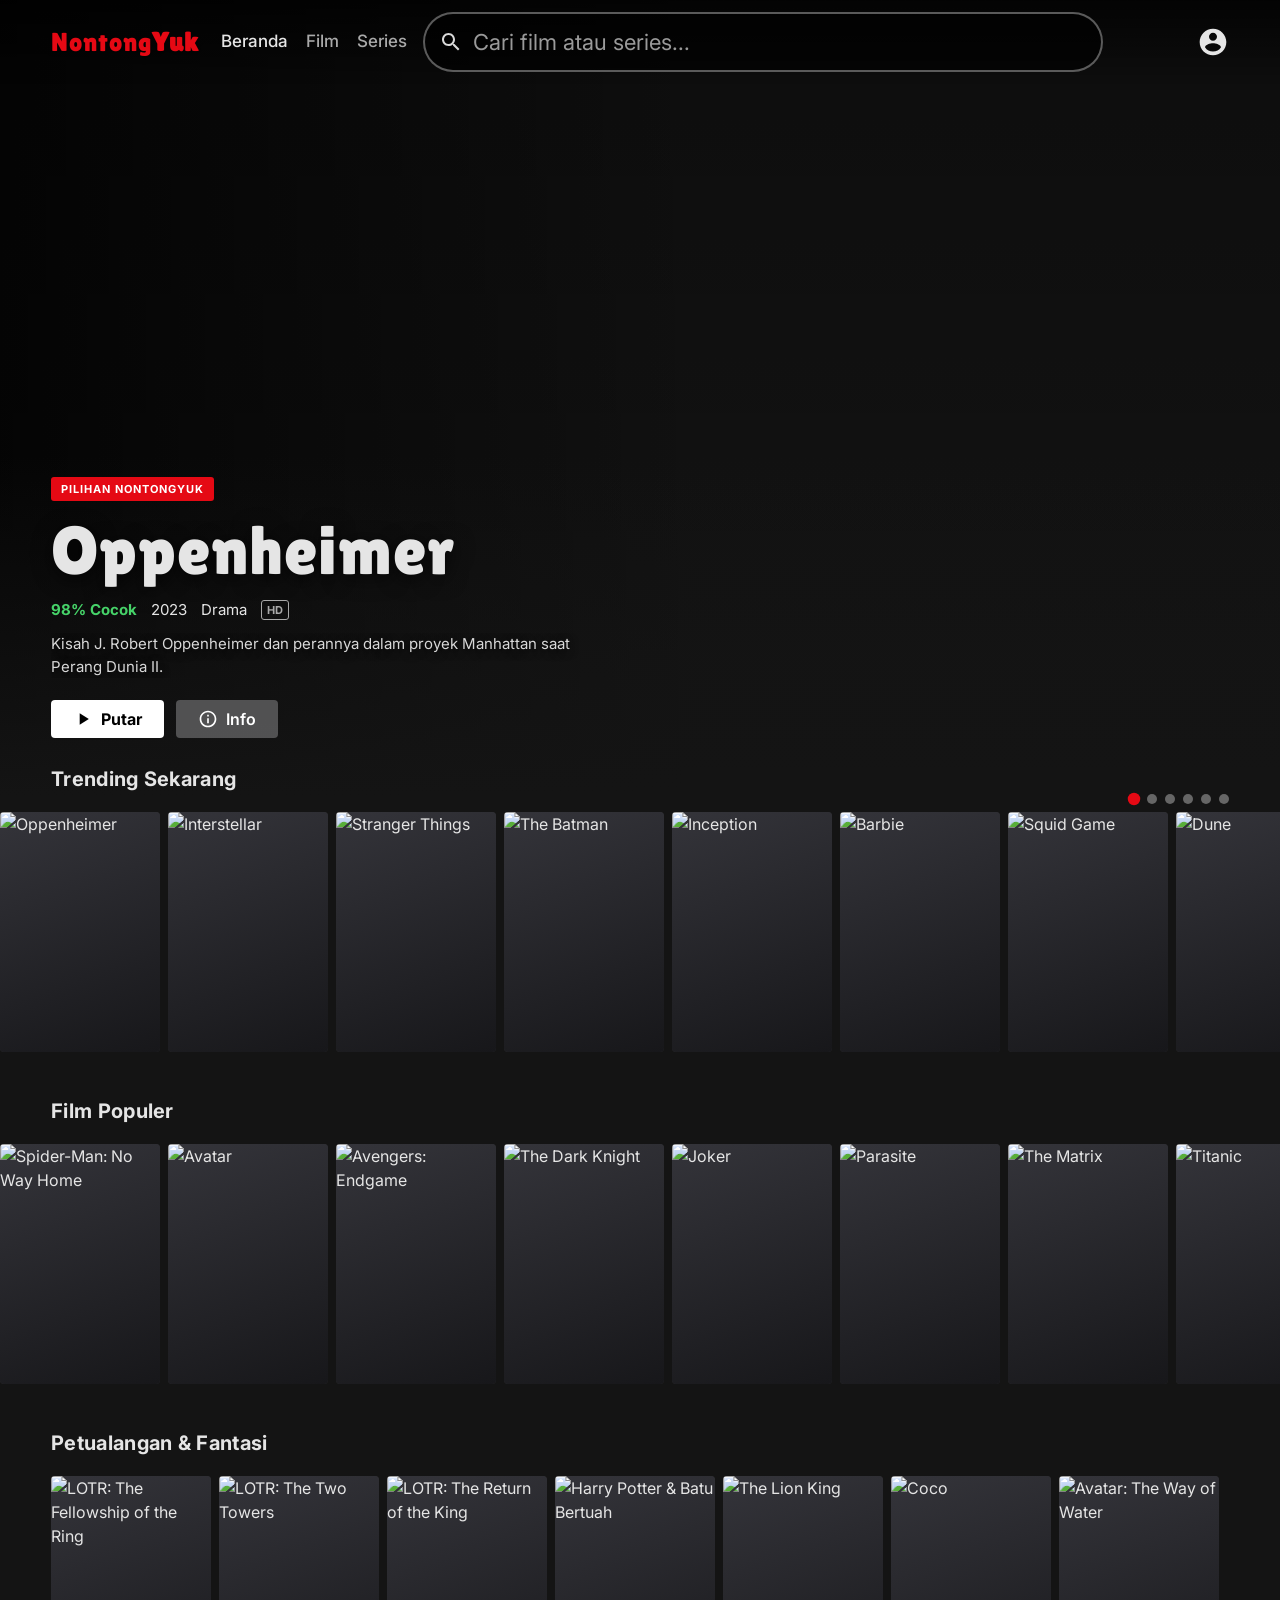
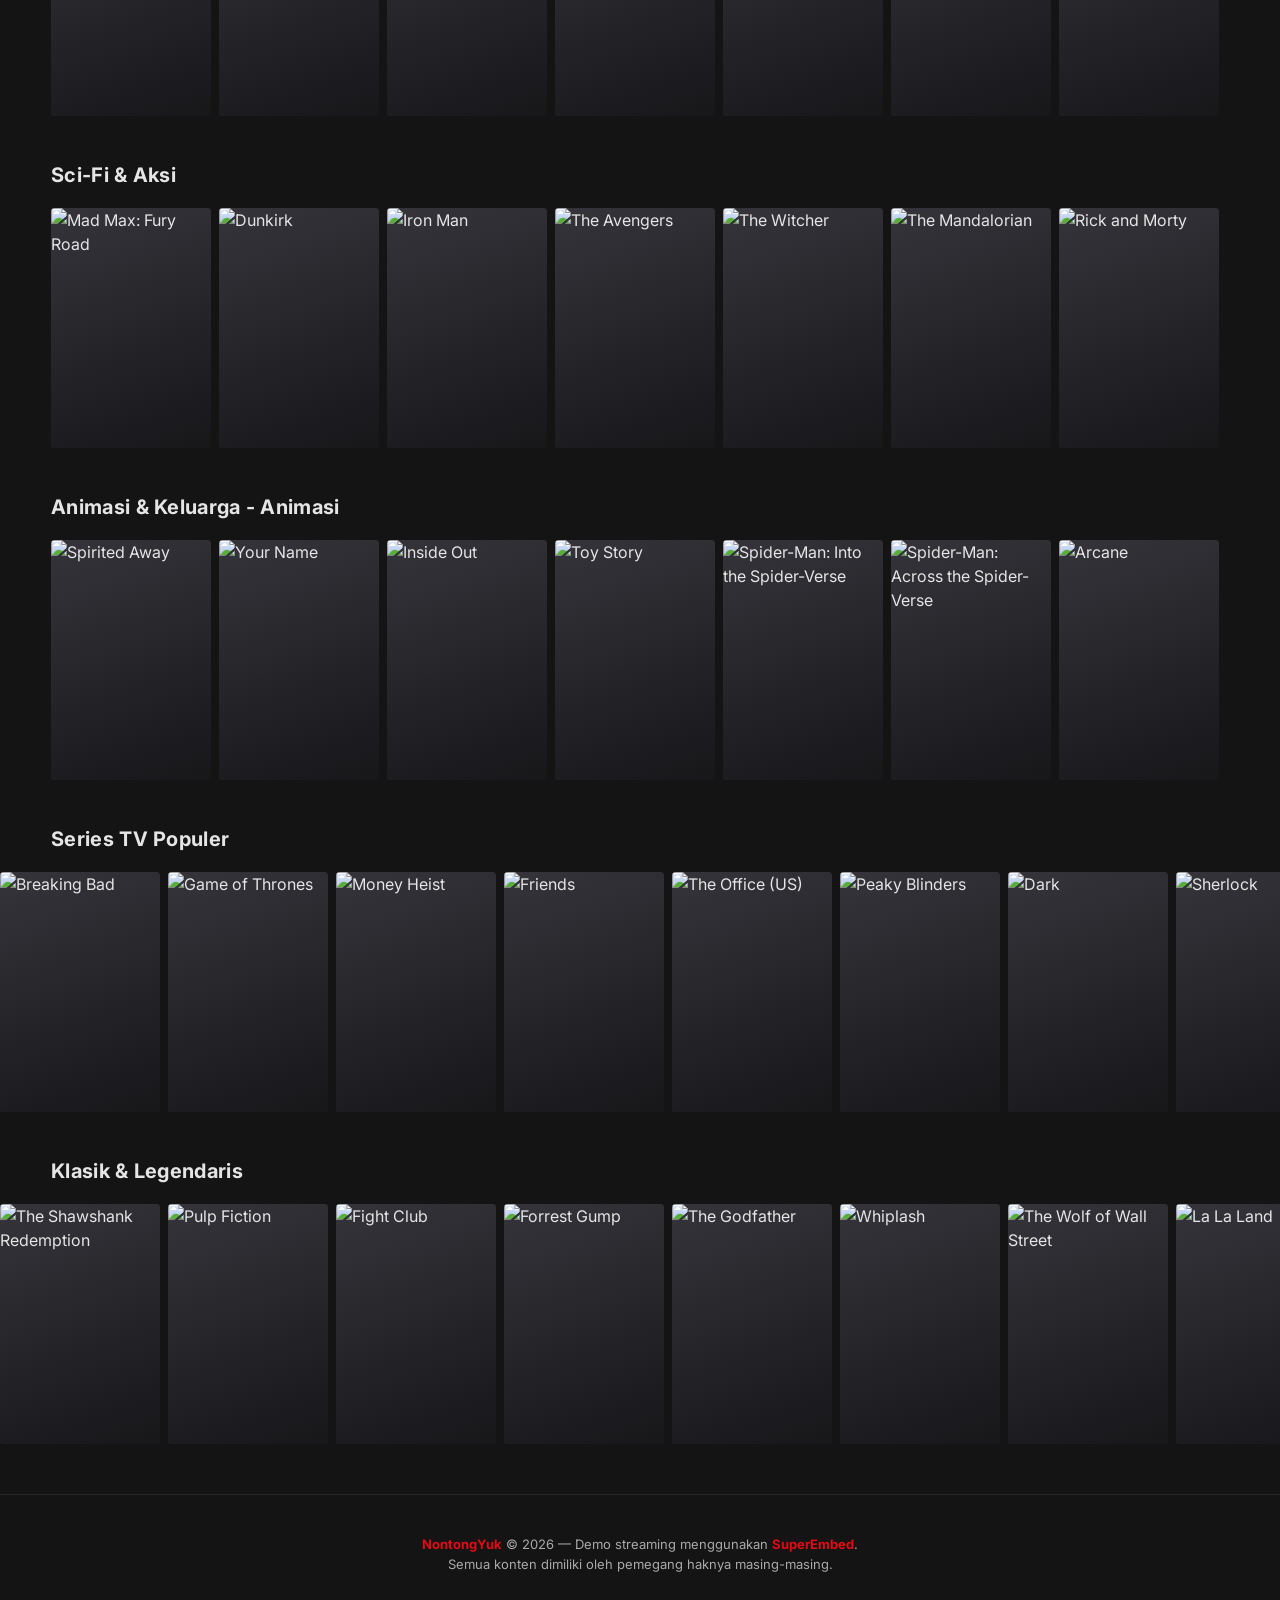
<file: index.html>
<!DOCTYPE html>
<html lang="id">
<head>
  <meta charset="UTF-8">
  <meta name="viewport" content="width=device-width, initial-scale=1.0">
  <title>NontongYuk - Streaming Film & Series Gratis</title>
  <meta name="description" content="NontongYuk - Nonton film dan series gratis dengan tampilan ala Netflix.">
  <link rel="preconnect" href="https://fonts.googleapis.com">
  <link rel="preconnect" href="https://fonts.gstatic.com" crossorigin>
  <link href="https://fonts.googleapis.com/css2?family=Inter:wght@400;500;600;700;800&family=Lilita+One&display=swap" rel="stylesheet">
  <link rel="icon" href="data:image/svg+xml,<svg xmlns='http://www.w3.org/2000/svg' viewBox='0 0 100 100'><text y='.9em' font-size='90'>🎬</text></svg>">
  <link rel="stylesheet" href="css/style.css">
</head>
<body>

  <!-- NAVBAR -->
  <nav class="navbar" id="navbar">
    <div class="navbar-left">
      <a href="#top" class="logo" aria-label="NontongYuk">Nontong<b>Yuk</b></a>
      <ul class="nav-links" id="navLinks">
        <li><a href="#beranda" class="nav-link active" data-filter="all">Beranda</a></li>
        <li><a href="#" class="nav-link" data-filter="movie">Film</a></li>
        <li><a href="#" class="nav-link" data-filter="tv">Series</a></li>
      </ul>
    </div>

    <!-- PENCARIAN DI TENGAH (selalu terlihat, cocok untuk TV) -->
    <div class="navbar-center">
      <div class="search-box" id="searchBox">
        <svg class="search-icon" viewBox="0 0 24 24" width="24" height="24" aria-hidden="true"><path fill="currentColor" d="M15.5 14h-.79l-.28-.27C15.41 12.59 16 11.11 16 9.5 16 5.91 13.09 3 9.5 3S3 5.91 3 9.5 5.91 16 9.5 16c1.61 0 3.09-.59 4.23-1.57l.27.28v.79l5 4.99L20.49 19l-4.99-5zm-6 0C7.01 14 5 11.99 5 9.5S7.01 5 9.5 5 14 7.01 14 9.5 11.99 14 9.5 14z"/></svg>
        <input type="search" id="searchInput" placeholder="Cari film atau series..." autocomplete="off" enterkeyhint="search" tabindex="0" aria-label="Cari judul">
        <button id="searchClear" aria-label="Hapus pencarian">&times;</button>
      </div>
    </div>

    <div class="navbar-right">
      <!-- tombol lama dipertahankan agar app.js tidak error, tapi disembunyikan lewat CSS -->
      <button class="btn-search" id="btnSearch" aria-label="Buka pencarian" tabindex="-1">
        <svg viewBox="0 0 24 24" width="20" height="20"><path fill="currentColor" d="M15.5 14h-.79l-.28-.27C15.41 12.59 16 11.11 16 9.5 16 5.91 13.09 3 9.5 3S3 5.91 3 9.5 5.91 16 9.5 16c1.61 0 3.09-.59 4.23-1.57l.27.28v.79l5 4.99L20.49 19l-4.99-5zm-6 0C7.01 14 5 11.99 5 9.5S7.01 5 9.5 5 14 7.01 14 9.5 11.99 14 9.5 14z"/></svg>
      </button>
      <button class="btn-menu" id="btnMenu" aria-label="Menu">
        <svg viewBox="0 0 24 24" width="22" height="22"><path fill="currentColor" d="M3 6h18v2H3zM3 11h18v2H3zM3 16h18v2H3z"/></svg>
      </button>
      <div class="profile">
        <svg viewBox="0 0 24 24" width="32" height="32"><path fill="currentColor" d="M12 2C6.48 2 2 6.48 2 12s4.48 10 10 10 10-4.48 10-10S17.52 2 12 2zm0 3c1.66 0 3 1.34 3 3s-1.34 3-3 3-3-1.34-3-3 1.34-3 3-3zm0 14.2a7.2 7.2 0 01-6-3.22c.03-1.99 4-3.08 6-3.08 1.99 0 5.97 1.09 6 3.08a7.2 7.2 0 01-6 3.22z"/></svg>
      </div>
    </div>
  </nav>

  <!-- HERO -->
  <section class="hero" id="beranda">
    <div class="hero-backdrop" id="heroBackdrop"></div>
    <div class="hero-shade-bottom"></div>
    <div class="hero-content" id="heroContent"></div>
    <div class="hero-dots" id="heroDots"></div>
  </section>

  <!-- MAIN -->
  <main class="main content" id="mainContent">

    <!-- ROWS (dijadikan via JS) -->

    <!-- SEARCH RESULTS -->
    <section class="search-section hidden" id="searchSection">
      <div class="row-header">
        <h2 class="row-title" id="searchTitle">Hasil Pencarian</h2>
        <button class="btn-ghost" id="btnBackHome">&larr; Kembali ke Beranda</button>
      </div>
      <div class="search-grid hidden" id="searchGrid"></div>
      <div class="loader hidden" id="searchLoader"></div>
      <div class="empty-state hidden" id="searchEmpty">
        <p>Tidak ada hasil. Coba kata kunci yang lain, ya.</p>
      </div>
    </section>

    <footer class="footer">
      <p><b>NontongYuk</b> &copy; 2026 — Demo streaming menggunakan <b>SuperEmbed</b>.</p>
      <p>Semua konten dimiliki oleh pemegang haknya masing-masing.</p>
    </footer>
  </main>

  <!-- MOVIE INFO / PLAY MODAL -->
  <div class="modal-backdrop hidden" id="modalBackdrop"></div>
  <div class="modal hidden" id="modal" role="dialog" aria-modal="true" aria-label="Pemutar video">
    <button class="modal-close" id="modalClose" aria-label="Tutup">&times;</button>
    <div class="modal-body">
      <div class="modal-info">
        <h2 id="modalTitle">Judul</h2>
        <div class="modal-meta" id="modalMeta"></div>
        <p class="modal-desc" id="modalDesc"></p>
        <div class="modal-toolbar">
          <label class="src-label">Sumber
            <select id="sourceSelect" aria-label="Pilih sumber player">
              <!-- <option value="vidsrc">Vidsrc</option> -->
              <option value="multiembed">MultiEmbed</option>
              <option value="embed2">2Embed</option>
              <!-- <option value="vsembed">Vidsrc Backup</option> -->
            </select>
          </label>
          <button class="btn-ghost" id="btnFullscreen">
            <svg viewBox="0 0 24 24" width="16" height="16" aria-hidden="true"><path fill="currentColor" d="M7 14H5v5h5v-2H7v-3zm-2-4h2V7h3V5H5v5zm12 7h-3v2h5v-5h-2v3zM14 5v2h3v3h2V5h-5z"/></svg>
            <span id="btnFullscreenText">Layar Penuh</span>
          </button>
        </div>
        <div class="episode-picker hidden" id="episodePicker">
          <label>Musim
            <select id="seasonSelect"></select>
          </label>
          <label>Episode
            <select id="episodeSelect"></select>
          </label>
          <button class="btn-play" id="btnPlayEpisode">
            <svg viewBox="0 0 24 24" width="18" height="18"><path fill="currentColor" d="M8 5v14l11-7z"/></svg> Putar
          </button>
        </div>
      </div>
      <div class="modal-player-wrap">
        <div class="modal-player" id="modalPlayer"></div>
      </div>
    </div>
  </div>

  <script src="js/data.js"></script>
  <script src="js/app.js"></script>
</body>
</html>
</file>
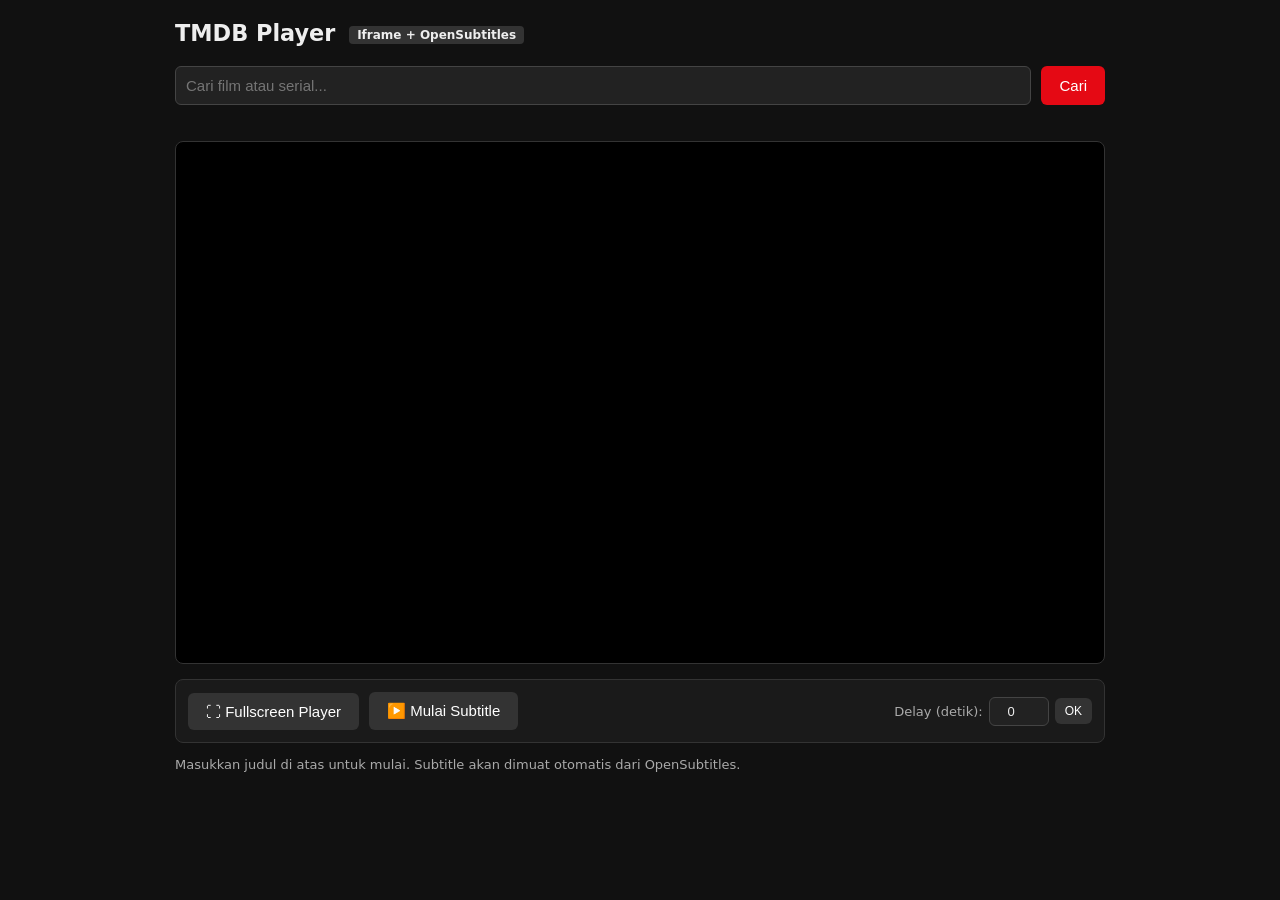
<file: index2.html>
<!DOCTYPE html>
<html lang="id">
<head>
    <meta charset="UTF-8">
    <meta name="viewport" content="width=device-width, initial-scale=1.0">
    <title>TMDB Player - Iframe + OpenSubtitles Overlay</title>
    <style>
        /* Base & Layout */
        * { box-sizing: border-box; margin: 0; padding: 0; }
        body { font-family: system-ui, -apple-system, sans-serif; max-width: 960px; margin: 20px auto; padding: 0 15px; background: #111; color: #eee; }
        h1 { font-size: 1.4rem; margin-bottom: 20px; }
        
        /* Search & Results */
        .search-box { display: flex; gap: 10px; margin-bottom: 20px; }
        input, select { flex: 1; padding: 10px; font-size: 15px; background: #222; color: #eee; border: 1px solid #444; border-radius: 6px; }
        button { padding: 10px 18px; font-size: 15px; cursor: pointer; background: #e50914; color: #fff; border: 0; border-radius: 6px; transition: 0.2s; }
        button:hover { background: #f6121d; }
        button.secondary { background: #333; }
        button.secondary:hover { background: #444; }
        #result { margin-bottom: 16px; display: flex; flex-wrap: wrap; gap: 8px; }
        #result button { background: #2a2a2a; border: 1px solid #444; }

        /* VIDEO WRAPPER (PENTING: Ini yang di-fullscreen-kan) */
        #video-wrapper {
            position: relative;
            width: 100%;
            aspect-ratio: 16 / 9;
            background: #000;
            border-radius: 8px;
            overflow: hidden;
            border: 1px solid #333;
            margin-bottom: 15px;
        }

        #video-wrapper iframe {
            width: 100%;
            height: 100%;
            border: none;
            display: block;
        }

        /* SUBTITLE OVERLAY */
        #subtitle-overlay {
            position: absolute;
            bottom: 12%;
            left: 50%;
            transform: translateX(-50%);
            width: 85%;
            text-align: center;
            font-size: 1.4rem;
            font-weight: 600;
            color: #fff;
            text-shadow: -2px -2px 0 #000, 2px -2px 0 #000, -2px 2px 0 #000, 2px 2px 0 #000, 0 4px 8px rgba(0,0,0,0.9);
            pointer-events: none; /* Klik tembus ke iframe */
            opacity: 0;
            transition: opacity 0.2s;
            z-index: 10;
            line-height: 1.4;
        }
        #subtitle-overlay.active { opacity: 1; }

        /* CONTROLS */
        .controls { display: flex; gap: 10px; align-items: center; margin: 12px 0; flex-wrap: wrap; background: #1a1a1a; padding: 12px; border-radius: 8px; border: 1px solid #333; }
        .controls label { font-size: 13px; color: #aaa; }
        .sync-group { display: flex; align-items: center; gap: 6px; margin-left: auto; }
        .sync-group input { width: 60px; padding: 6px; text-align: center; font-size: 13px; }

        #info { margin-top: 10px; color: #aaa; font-size: 13px; line-height: 1.5; }
        .badge { display: inline-block; padding: 2px 8px; border-radius: 4px; font-size: 12px; background: #333; margin-left: 6px; vertical-align: middle; }

        /* FULLSCREEN MODE KHUSUS */
        #video-wrapper:fullscreen {
            width: 100vw; height: 100vh; border-radius: 0; border: none;
            display: flex; align-items: center; justify-content: center; background: #000;
        }
        #video-wrapper:fullscreen iframe { width: 100%; height: 100%; object-fit: contain; }
        #video-wrapper:fullscreen #subtitle-overlay {
            bottom: 15%; font-size: 2rem; width: 80%; /* Lebih besar & tinggi saat fullscreen */
        }
    </style>
</head>
<body>
    <h1>TMDB Player <span class="badge">Iframe + OpenSubtitles</span></h1>

    <div class="search-box">
        <input type="text" id="searchInput" placeholder="Cari film atau serial..." onkeydown="if(event.key==='Enter')searchTMDB()">
        <button onclick="searchTMDB()">Cari</button>
    </div>

    <div id="result"></div>

    <div class="controls" id="tvControls" style="display:none;">
        <label>Season:</label>
        <select id="seasonSelect" onchange="onSeasonChange()"></select>
        <label>Episode:</label>
        <select id="episodeSelect" onchange="onEpisodeChange()"></select>
    </div>

    <div class="controls" id="providerControls" style="display:none;">
        <label>Provider:</label>
        <select id="providerSelect" onchange="reloadPlayer()">
            <option value="2embed">2Embed</option>
            <option value="multiembed">MultiEmbed</option>
        </select>
    </div>

    <!-- WRAPPER: Iframe + Subtitle Overlay -->
    <div id="video-wrapper">
        <iframe id="my-iframe" src="" allow="autoplay; encrypted-media; fullscreen; picture-in-picture" allowfullscreen></iframe>
        <div id="subtitle-overlay"><span id="subtitle-text"></span></div>
    </div>

    <!-- Kontrol Player & Subtitle -->
    <div class="controls">
        <button class="secondary" onclick="toggleWrapperFullscreen()">⛶ Fullscreen Player</button>
        <button id="btnSub" class="secondary" onclick="toggleSubtitleTimer()" disabled>▶️ Mulai Subtitle</button>
        
        <div class="sync-group">
            <label>Delay (detik):</label>
            <input type="number" id="syncOffset" value="0" step="0.5">
            <button class="secondary" style="padding: 6px 10px; font-size: 12px;" onclick="applySync()">OK</button>
        </div>
    </div>

    <div id="info">Masukkan judul di atas untuk mulai. Subtitle akan dimuat otomatis dari OpenSubtitles.</div>

    <script>
        // ================= KONFIGURASI =================
        const TMDB_API_KEY = '88f3f317200d490c36bacc3dfae8cc62';
        const TMDB_BASE = 'https://api.themoviedb.org/3';
        
        // --- ISI DENGAN DATA OPENSUBTITLES KAMU ---
        const OS_API_KEY = 'ON7PekFFZ89mauCM4M3MZ8e2Q5BDgSwo';
        const OS_USERNAME = 'mrx0611'; // Wajib untuk download
        const OS_PASSWORD = 'Hackermrx';  // Wajib untuk download
        const OS_USER_AGENT = 'TempPlayer v1.0';      // Bebas, tapi wajib ada
        
        // Proxy CORS (kosongkan jika di-proxy via Netlify Function / langsung dari browser)
        const CORS_PROXY = ''; 

        const PROVIDERS = {
            '2embed': {
                movie: (id) => `https://www.2embed.cc/embed/${id}`,
                tv: (id, s, e) => `https://www.2embed.cc/embedtv/${id}&s=${s}&e=${e}`
            },
            'multiembed': {
                movie: (id) => `https://multiembed.mov/?video_id=${id}&tmdb=1`,
                tv: (id, s, e) => `https://multiembed.mov/?video_id=${id}&tmdb=1&s=${s}&e=${e}`
            }
        };

        // ================= STATE =================
        let current = null;
        let tvSeasons = [];
        let currentProvider = '2embed';
        let subtitles = [];
        let subtitleInterval = null;
        let isSubtitleRunning = false;
        let playbackStartTime = 0; // Waktu saat tombol "Mulai" ditekan

        // ================= TMDB SEARCH =================
        async function searchTMDB() {
            const query = document.getElementById('searchInput').value.trim();
            if (!query) return alert('Masukkan judul!');
            const url = `${TMDB_BASE}/search/multi?api_key=${TMDB_API_KEY}&query=${encodeURIComponent(query)}&language=id-ID`;
            try {
                const res = await fetch(url);
                const data = await res.json();
                displayResults(data.results);
            } catch (err) { alert('Gagal mencari: ' + err.message); }
        }

        function displayResults(results) {
            const container = document.getElementById('result');
            container.innerHTML = '';
            const filtered = results.filter(item => item.media_type === 'movie' || item.media_type === 'tv').slice(0, 6);
            if (filtered.length === 0) { container.innerHTML = '<p style="color:#888">Tidak ada hasil.</p>'; return; }
            
            filtered.forEach(item => {
                const title = item.title || item.name;
                const year = (item.release_date || item.first_air_date || '').slice(0, 4);
                const typeLabel = item.media_type === 'movie' ? 'Film' : 'Serial';
                const btn = document.createElement('button');
                btn.textContent = `${title} (${year}) [${typeLabel}]`;
                btn.onclick = () => selectMedia(item.media_type, item.id, title);
                container.appendChild(btn);
            });
        }

        async function selectMedia(type, id, title) {
            current = { type, id, title, season: 1, episode: 1 };
            document.getElementById('providerControls').style.display = 'flex';
            stopSubtitle(); // Reset subtitle sebelumnya

            if (type === 'tv') {
                await loadSeasons(id);
                document.getElementById('tvControls').style.display = 'flex';
            } else {
                document.getElementById('tvControls').style.display = 'none';
                tvSeasons = [];
            }
            reloadPlayer();
        }

        async function loadSeasons(tvId) {
            const res = await fetch(`${TMDB_BASE}/tv/${tvId}?api_key=${TMDB_API_KEY}&language=id-ID`);
            const data = await res.json();
            tvSeasons = data.seasons || [];
            const seasonSelect = document.getElementById('seasonSelect');
            seasonSelect.innerHTML = '';
            tvSeasons.forEach(s => {
                if (s.season_number === 0) return;
                const opt = document.createElement('option');
                opt.value = s.season_number;
                opt.textContent = `Season ${s.season_number} (${s.episode_count} eps)`;
                seasonSelect.appendChild(opt);
            });
            if (tvSeasons.length > 0) {
                const first = tvSeasons.find(s => s.season_number !== 0) || tvSeasons[0];
                seasonSelect.value = first.season_number;
                current.season = first.season_number;
                await loadEpisodes(tvId, current.season);
            }
        }

        async function loadEpisodes(tvId, seasonNumber) {
            const res = await fetch(`${TMDB_BASE}/tv/${tvId}/season/${seasonNumber}?api_key=${TMDB_API_KEY}&language=id-ID`);
            const data = await res.json();
            const episodeSelect = document.getElementById('episodeSelect');
            episodeSelect.innerHTML = '';
            (data.episodes || []).forEach(ep => {
                const opt = document.createElement('option');
                opt.value = ep.episode_number;
                opt.textContent = `E${ep.episode_number} - ${ep.name || ''}`;
                episodeSelect.appendChild(opt);
            });
            if (data.episodes?.length > 0) { episodeSelect.value = 1; current.episode = 1; }
        }

        async function onSeasonChange() {
            current.season = parseInt(document.getElementById('seasonSelect').value);
            await loadEpisodes(current.id, current.season);
            current.episode = 1;
            stopSubtitle();
            reloadPlayer();
        }

        function onEpisodeChange() {
            current.episode = parseInt(document.getElementById('episodeSelect').value);
            stopSubtitle();
            reloadPlayer();
        }

        // ================= PLAYER & SUBTITLE LOGIC =================
        async function reloadPlayer() {
            if (!current) return;
            currentProvider = document.getElementById('providerSelect').value;
            const provider = PROVIDERS[currentProvider];
            const url = current.type === 'movie' 
                ? provider.movie(current.id) 
                : provider.tv(current.id, current.season, current.episode);

            document.getElementById('my-iframe').src = url;
            document.getElementById('btnSub').disabled = true;
            document.getElementById('btnSub').textContent = '⏳ Memuat Subtitle...';
            
            const label = current.type === 'movie' ? current.title : `${current.title} - S${current.season}E${current.episode}`;
            document.getElementById('info').textContent = `Memutar: ${label} via ${currentProvider}. Tunggu subtitle dimuat.`;

            // 1. Ambil IMDB ID dari TMDB (OpenSubtitles lebih akurat pakai IMDB ID)
            const tmdbRes = await fetch(`${TMDB_BASE}/${current.type}/${current.id}?api_key=${TMDB_API_KEY}&append_to_response=external_ids`);
            const tmdbData = await tmdbRes.json();
            const imdbId = tmdbData.external_ids?.imdb_id;

            // 2. Ambil Subtitle dari OpenSubtitles
            if (imdbId) {
                await fetchOpenSubtitles(imdbId, current.type === 'tv' ? current.season : null, current.type === 'tv' ? current.episode : null);
            } else {
                document.getElementById('info').textContent += ' (Gagal mendapatkan IMDB ID untuk subtitle)';
                document.getElementById('btnSub').textContent = '❌ Gagal Muat Sub';
            }
        }

        async function fetchOpenSubtitles(imdbId, season, episode) {
            try {
                // Step 1: Login untuk dapat Token
                const loginUrl = `${CORS_PROXY}https://api.opensubtitles.com/api/v1/login`;
                const loginRes = await fetch(loginUrl, {
                    method: 'POST',
                    headers: {
                        'Api-Key': OS_API_KEY,
                        'User-Agent': OS_USER_AGENT,
                        'Content-Type': 'application/json'
                    },
                    body: JSON.stringify({ username: OS_USERNAME, password: OS_PASSWORD })
                });
                const loginData = await loginRes.json();
                if (!loginData.token) throw new Error('Gagal login OpenSubtitles. Cek Username/Password/API Key.');
                const token = loginData.token;

                // Step 2: Search Subtitle
                let searchUrl = `${CORS_PROXY}https://api.opensubtitles.com/api/v1/subtitles?imdb_id=${imdbId}`;
                if (season && episode) searchUrl += `&season_number=${season}&episode_number=${episode}`;
                
                const searchRes = await fetch(searchUrl, {
                    headers: { 'Authorization': `Bearer ${token}`, 'User-Agent': OS_USER_AGENT }
                });
                const searchData = await searchRes.json();
                
                if (!searchData.data || searchData.data.length === 0) {
                    document.getElementById('btnSub').textContent = '❌ Sub ID Tidak Ditemukan';
                    document.getElementById('info').textContent += ' | Tidak ada subtitle Bahasa Indonesia di OpenSubtitles.';
                    return;
                }

                // Ambil file ID dari hasil pertama
                const fileId = searchData.data[0].attributes.files[0].file_id;

                // Step 3: Download Link
                const downloadRes = await fetch(`${CORS_PROXY}https://api.opensubtitles.com/api/v1/download`, {
                    method: 'POST',
                    headers: {
                        'Authorization': `Bearer ${token}`,
                        'User-Agent': OS_USER_AGENT,
                        'Content-Type': 'application/json',
                        'Accept': 'application/json'
                    },
                    body: JSON.stringify({ file_id: fileId })
                });
                const downloadData = await downloadRes.json();
                const srtUrl = downloadData.link;

                // Step 4: Fetch file .srt dan parse
                const srtRes = await fetch(`${CORS_PROXY}${srtUrl}`);
                const srtText = await srtRes.text();
                subtitles = parseSRT(srtText);

                document.getElementById('btnSub').disabled = false;
                document.getElementById('btnSub').textContent = '▶️ Mulai Subtitle';
                document.getElementById('info').textContent += ` | ✅ Subtitle berhasil dimuat (${subtitles.length} baris). Tekan "Mulai" saat film mulai.`;

            } catch (err) {
                console.error(err);
                document.getElementById('btnSub').textContent = '❌ Error Subtitle';
                document.getElementById('info').textContent += ` | Error: ${err.message}. (Cek CORS Proxy atau kredensial OS)`;
            }
        }

        // ================= SRT PARSER =================
        function parseSRT(srtText) {
            const subs = [];
            // Bersihkan BOM jika ada, lalu split berdasarkan blok kosong
            const blocks = srtText.replace(/^\uFEFF/, '').trim().split(/\n\s*\n/);
            for (const block of blocks) {
                const lines = block.trim().split('\n');
                if (lines.length >= 3) {
                    const timeLine = lines[1];
                    const text = lines.slice(2).join('<br>').replace(/<[^>]+>/g, ''); // Hapus tag HTML aneh dari SRT
                    const [startStr, endStr] = timeLine.split(' --> ');
                    subs.push({
                        start: timeToSeconds(startStr),
                        end: timeToSeconds(endStr),
                        text: text
                    });
                }
            }
            return subs;
        }

        function timeToSeconds(timeStr) {
            // Format SRT: 00:00:20,000 -> ganti koma dengan titik agar bisa di-parse float
            const cleanTime = timeStr.trim().replace(',', '.');
            const parts = cleanTime.split(':');
            return parseFloat(parts[0]) * 3600 + parseFloat(parts[1]) * 60 + parseFloat(parts[2]);
        }

        // ================= SUBTITLE TIMER & SYNC =================
        function toggleSubtitleTimer() {
            if (isSubtitleRunning) {
                stopSubtitle();
            } else {
                startSubtitle();
            }
        }

        function startSubtitle() {
            isSubtitleRunning = true;
            playbackStartTime = Date.now();
            document.getElementById('btnSub').textContent = '⏸️ Jeda Subtitle';
            document.getElementById('btnSub').style.background = '#e50914';
            
            subtitleInterval = setInterval(() => {
                const elapsed = (Date.now() - playbackStartTime) / 1000; // detik
                const offset = parseFloat(document.getElementById('syncOffset').value) || 0;
                const currentTime = elapsed + offset;

                const activeSub = subtitles.find(sub => currentTime >= sub.start && currentTime <= sub.end);
                const overlay = document.getElementById('subtitle-overlay');
                const textEl = document.getElementById('subtitle-text');

                if (activeSub) {
                    textEl.innerHTML = activeSub.text;
                    overlay.classList.add('active');
                } else {
                    overlay.classList.remove('active');
                }
            }, 100);
        }

        function stopSubtitle() {
            isSubtitleRunning = false;
            clearInterval(subtitleInterval);
            document.getElementById('subtitle-overlay').classList.remove('active');
            document.getElementById('btnSub').textContent = '▶️ Mulai Subtitle';
            document.getElementById('btnSub').style.background = '#333';
        }

        function applySync() {
            // Jika sedang berjalan, restart timer agar offset langsung terasa
            if (isSubtitleRunning) {
                stopSubtitle();
                startSubtitle();
            }
            const btn = event.target;
            const original = btn.textContent;
            btn.textContent = '✓';
            setTimeout(() => btn.textContent = original, 800);
        }

        // ================= FULLSCREEN WRAPPER =================
        function toggleWrapperFullscreen() {
            const wrapper = document.getElementById('video-wrapper');
            if (!document.fullscreenElement) {
                wrapper.requestFullscreen().catch(err => alert(`Gagal fullscreen: ${err.message}`));
            } else {
                document.exitFullscreen();
            }
        }
    </script>
</body>
</html>
</file>
<file: css/style.css>
:root {
  --bg: #141414;
  --bg-soft: #1d1d1f;
  --bg-card: #2a2a2c;
  --text: #e5e5e5;
  --muted: #a9a9a9;
  --accent: #e50914;
  --accent-hover: #f6121d;
  --shadow: rgba(0, 0, 0, 0.5);
}

* {
  margin: 0;
  padding: 0;
  box-sizing: border-box;
}

html {
  scroll-behavior: smooth;
}

body {
  background: var(--bg);
  color: var(--text);
  font-family: 'Inter', 'Helvetica Neue', Arial, sans-serif;
  line-height: 1.5;
  min-height: 100vh;
  overflow-x: hidden;
}

.hidden { display: none !important; }

/* ---------- NAVBAR (3 kolom: kiri | cari di tengah | kanan) ---------- */
.navbar {
  position: fixed;
  top: 0;
  left: 0;
  right: 0;
  z-index: 100;
  display: grid;
  grid-template-columns: 1fr minmax(320px, 560px) 1fr;
  align-items: center;
  gap: 16px;
  padding: 0 4%;
  height: 68px;
  background: linear-gradient(to bottom, rgba(0, 0, 0, 0.7), transparent);
  transition: background 0.3s ease;
}

.navbar.scrolled {
  background: var(--bg);
  box-shadow: 0 2px 10px rgba(0, 0, 0, 0.6);
}

.navbar-left, .navbar-right {
  display: flex;
  align-items: center;
  gap: 22px;
}

.navbar-left  { justify-self: start; }
.navbar-right { justify-self: end; gap: 14px; }

.navbar-center {
  display: flex;
  justify-content: center;
  width: 100%;
}

.logo {
  font-family: 'Lilita One', sans-serif;
  font-size: 26px;
  text-decoration: none;
  letter-spacing: 1px;
  color: var(--accent);
  text-shadow: 0 2px 6px rgba(0, 0, 0, 0.5);
  white-space: nowrap;
}

.logo b {
  color: var(--accent);
}

.nav-links {
  list-style: none;
  display: flex;
  gap: 18px;
  transition: all 0.3s ease;
}

.nav-link {
  color: var(--muted);
  text-decoration: none;
  font-size: 14px;
  font-weight: 500;
  transition: color 0.2s;
  cursor: pointer;
}

.nav-link:hover, .nav-link.active { color: var(--text); }

.btn-search, .btn-menu {
  background: none;
  border: none;
  color: var(--text);
  cursor: pointer;
  display: flex;
  align-items: center;
  padding: 6px;
}

/* Ikon cari lama tidak dipakai (tetap ada di DOM agar app.js tidak error) */
.btn-search { display: none; }

.profile {
  display: flex;
  align-items: center;
  color: var(--text);
}

/* ---------- SEARCH BOX (selalu terlihat, di tengah) ---------- */
.search-box {
  position: relative;
  display: flex;
  align-items: center;
  width: 100%;
  max-width: 560px;
  height: 52px;
  padding: 0 14px;
  background: rgba(0, 0, 0, 0.65);
  border: 2px solid rgba(255, 255, 255, 0.35);
  border-radius: 999px;
  transition: border-color 0.15s, box-shadow 0.15s, background 0.15s;
}

.search-box .search-icon {
  flex: 0 0 auto;
  color: #fff;
  opacity: 0.85;
  margin-right: 10px;
}

.search-box input {
  flex: 1;
  width: 100%;
  min-width: 0;
  height: 100%;
  background: transparent;
  border: 0;
  outline: 0;
  border-radius: 0;
  color: #fff;
  font-size: 18px;
  font-family: inherit;
  padding: 0;
  opacity: 1;
  -webkit-appearance: none;
  appearance: none;
}

.search-box input::placeholder { color: rgba(255, 255, 255, 0.6); }
.search-box input::-webkit-search-cancel-button { display: none; }

/* Fokus sangat jelas untuk remote TV */
.search-box:focus-within {
  border-color: #fff;
  background: rgba(0, 0, 0, 0.92);
  box-shadow: 0 0 0 4px var(--accent);
}

/* Tombol hapus: hanya tampil kalau ada teks */
#searchClear {
  display: none;
  flex: 0 0 auto;
  background: none;
  border: none;
  color: #fff;
  font-size: 30px;
  line-height: 1;
  cursor: pointer;
  padding: 0 4px;
}

.search-box input:not(:placeholder-shown) ~ #searchClear { display: block; }

.btn-menu { display: none; }

/* ---------- HERO ---------- */
.hero {
  position: relative;
  height: 92vh;
  min-height: 480px;
  max-height: 860px;
  overflow: hidden;
}

.hero-backdrop {
  position: absolute;
  inset: 0;
  background-position: center 25%;
  background-size: cover;
  animation: zoom 12s linear infinite alternate;
}

@keyframes zoom {
  from { transform: scale(1); }
  to { transform: scale(1.08); }
}

.hero-shade-bottom {
  position: absolute;
  inset: 0;
  background: linear-gradient(to top, var(--bg) 4%, transparent 45%),
    linear-gradient(to right, rgba(0, 0, 0, 0.75) 0%, transparent 55%),
    linear-gradient(to bottom, rgba(0, 0, 0, 0.35), transparent);
}

.hero-content {
  position: relative;
  z-index: 2;
  display: flex;
  flex-direction: column;
  justify-content: flex-end;
  height: 100%;
  padding: 0 4% 90px;
  max-width: 720px;
}

.hero-badge {
  display: inline-block;
  width: max-content;
  background: var(--accent);
  color: #fff;
  font-size: 11px;
  font-weight: 700;
  letter-spacing: 1px;
  padding: 4px 10px;
  border-radius: 3px;
  margin-bottom: 14px;
  text-transform: uppercase;
}

.hero-title {
  font-family: 'Lilita One', sans-serif;
  font-weight: 400;
  font-size: clamp(34px, 6vw, 68px);
  line-height: 1.05;
  letter-spacing: 1px;
  text-shadow: 0 4px 20px rgba(0, 0, 0, 0.7);
  margin-bottom: 12px;
}

.hero-meta {
  display: flex;
  align-items: center;
  flex-wrap: wrap;
  gap: 14px;
  font-size: 15px;
  margin-bottom: 12px;
}

.hero-meta .match { color: #46d369; font-weight: 700; }
.hero-meta .hd {
  border: 1px solid var(--muted);
  color: var(--muted);
  font-size: 11px;
  font-weight: 700;
  padding: 1px 5px;
  border-radius: 3px;
}

.hero-desc {
  display: -webkit-box;
  -webkit-line-clamp: 3;
  -webkit-box-orient: vertical;
  overflow: hidden;
  font-size: 15px;
  max-width: 560px;
  color: #d8d8d8;
  text-shadow: 0 2px 10px rgba(0, 0, 0, 0.8);
  margin-bottom: 22px;
}

.hero-buttons {
  display: flex;
  gap: 12px;
  flex-wrap: wrap;
}

.btn-play {
  display: inline-flex;
  align-items: center;
  gap: 8px;
  background: #fff;
  color: #000;
  border: none;
  border-radius: 4px;
  font-weight: 700;
  font-size: 16px;
  padding: 9px 22px;
  cursor: pointer;
  transition: transform 0.15s, opacity 0.15s;
  font-family: inherit;
}

.btn-play:hover { opacity: 0.85; transform: scale(1.04); }

.btn-info {
  display: inline-flex;
  align-items: center;
  gap: 8px;
  background: rgba(109, 109, 110, 0.7);
  color: #fff;
  border: none;
  border-radius: 4px;
  font-weight: 600;
  font-size: 16px;
  padding: 9px 22px;
  cursor: pointer;
  transition: background 0.15s, transform 0.15s;
  font-family: inherit;
}

.btn-info:hover { background: rgba(109, 109, 110, 0.5); transform: scale(1.04); }

.hero-dots {
  position: absolute;
  bottom: 24px;
  right: 4%;
  z-index: 3;
  display: flex;
  gap: 8px;
}

.hero-dot {
  width: 10px;
  height: 10px;
  border-radius: 50%;
  background: rgba(255, 255, 255, 0.35);
  border: none;
  cursor: pointer;
  transition: background 0.2s, transform 0.2s;
}

.hero-dot.active { background: var(--accent); transform: scale(1.25); }

/* ---------- CONTENT ROWS ---------- */
.content {
  position: relative;
  z-index: 5;
  margin-top: -90px;
  padding-bottom: 40px;
}

.row {
  margin: 26px 0 34px;
}

.row-header {
  display: flex;
  align-items: center;
  justify-content: space-between;
  padding: 0 4%;
  margin-bottom: 8px;
  gap: 12px;
}

.row-title {
  font-size: 20px;
  font-weight: 700;
  letter-spacing: 0.3px;
}

.btn-ghost {
  background: none;
  border: 1px solid var(--muted);
  color: var(--text);
  border-radius: 4px;
  padding: 6px 14px;
  font-size: 13px;
  font-weight: 600;
  cursor: pointer;
  transition: all 0.2s;
  font-family: inherit;
  white-space: nowrap;
}

.btn-ghost:hover { border-color: #fff; background: rgba(255, 255, 255, 0.06); }

.row-track-wrap {
  position: relative;
}

.cards-row {
  display: flex;
  gap: 8px;
  padding: 10px 4%;
  overflow-x: auto;
  scroll-snap-type: x mandatory;
  scrollbar-width: none;
}

.cards-row::-webkit-scrollbar { display: none; }

.row-btn {
  position: absolute;
  top: 50%;
  transform: translateY(-50%);
  z-index: 6;
  width: 44px;
  height: 44px;
  border: none;
  background: rgba(0, 0, 0, 0.6);
  color: #fff;
  border-radius: 50%;
  cursor: pointer;
  display: flex;
  align-items: center;
  justify-content: center;
  font-size: 20px;
  opacity: 0;
  transition: opacity 0.2s, background 0.2s;
}

.row-track-wrap:hover .row-btn { opacity: 1; }
.row-btn:hover { background: var(--accent); }
.row-btn.prev { left: 8px; }
.row-btn.next { right: 8px; }

/* ---------- CARD ---------- */
.card {
  flex: 0 0 auto;
  width: 160px;
  scroll-snap-align: start;
  cursor: pointer;
  border-radius: 4px;
  overflow: hidden;
  background: var(--bg-card);
  position: relative;
  transition: transform 0.25s ease, box-shadow 0.25s ease, z-index 0s;
}

.card:hover {
  transform: scale(1.12);
  z-index: 10;
  box-shadow: 0 14px 30px var(--shadow);
  border-radius: 4px;
}

.card-poster {
  aspect-ratio: 2 / 3;
  width: 100%;
  display: block;
  object-fit: cover;
  background: var(--bg-card);
}

.card-poster.fallback {
  display: flex;
  align-items: center;
  justify-content: center;
  background: linear-gradient(160deg, #34343a, #17171a);
  position: relative;
}

.card-poster.fallback::after {
  content: attr(data-initial);
  font-family: 'Lilita One', sans-serif;
  font-size: 56px;
  color: rgba(255, 255, 255, 0.12);
  position: absolute;
}

.card-poster.fallback span {
  font-size: 13px;
  font-weight: 700;
  text-align: center;
  padding: 0 12px;
  color: #cfcfcf;
  z-index: 1;
  line-height: 1.3;
}

.card-type {
  position: absolute;
  top: 8px;
  left: 8px;
  background: rgba(0, 0, 0, 0.7);
  font-size: 10px;
  font-weight: 700;
  text-transform: uppercase;
  letter-spacing: 1px;
  padding: 2px 7px;
  border-radius: 3px;
  color: #fff;
  opacity: 0;
  transition: opacity 0.2s;
}

.card:hover .card-type { opacity: 1; }

.card-actions {
  position: absolute;
  top: 6px;
  right: 6px;
  display: flex;
  gap: 4px;
  opacity: 0;
  transition: opacity 0.2s;
}

.card:hover .card-actions { opacity: 1; }

.card-info {
  position: absolute;
  left: 0;
  right: 0;
  bottom: 0;
  padding: 26px 10px 10px;
  background: linear-gradient(to top, rgba(20, 20, 20, 0.95), rgba(20, 20, 20, 0.7), transparent);
  opacity: 0;
  translate: 0 6px;
  transition: opacity 0.2s, translate 0.2s;
}

.card:hover .card-info { opacity: 1; translate: 0 0; }

.card-title {
  font-size: 13.5px;
  font-weight: 700;
  white-space: nowrap;
  overflow: hidden;
  text-overflow: ellipsis;
}

.card-sub {
  font-size: 11.5px;
  color: var(--muted);
  display: flex;
  gap: 8px;
  align-items: center;
  margin-top: 2px;
}

.card-sub .match { color: #46d369; font-weight: 700; }

.card-overlay-click {
  position: absolute;
  top: 0;
  left: 0;
  right: 0;
  bottom: 0;
  z-index: 2;
}

/* ---------- SEARCH RESULTS ---------- */
.search-section {
  padding-top: 96px;
}

.search-grid {
  display: grid;
  grid-template-columns: repeat(auto-fill, minmax(160px, 1fr));
  gap: 14px;
  padding: 10px 4%;
}

.search-card {
  cursor: pointer;
  border-radius: 4px;
  overflow: hidden;
  background: var(--bg-card);
  transition: transform 0.2s, box-shadow 0.2s;
  position: relative;
}

.search-card:hover {
  transform: scale(1.04);
  box-shadow: 0 10px 24px var(--shadow);
}

.loader {
  width: 44px;
  height: 44px;
  margin: 40px auto;
  border: 4px solid rgba(255, 255, 255, 0.15);
  border-top-color: var(--accent);
  border-radius: 50%;
  animation: spin 0.8s linear infinite;
}

@keyframes spin { to { transform: rotate(360deg); } }

.empty-state {
  text-align: center;
  color: var(--muted);
  font-size: 16px;
  padding: 60px 20px;
}

/* ---------- FOKUS REMOTE / KEYBOARD (TV) ---------- */
.card:focus-visible,
.search-card:focus-visible {
  outline: 4px solid #fff;
  outline-offset: 2px;
  transform: scale(1.12);
  z-index: 10;
}

.card:focus-visible .card-info,
.card:focus-visible .card-type { opacity: 1; translate: 0 0; }

.btn-play:focus-visible,
.btn-info:focus-visible,
.btn-ghost:focus-visible,
.nav-link:focus-visible {
  outline: 3px solid #fff;
  outline-offset: 3px;
}

/* ---------- MODAL ---------- */
.modal-backdrop {
  position: fixed;
  inset: 0;
  background: rgba(0, 0, 0, 0.72);
  z-index: 500;
  animation: fade 0.25s ease;
}

@keyframes fade { from { opacity: 0; } to { opacity: 1; } }

.modal {
  position: fixed;
  top: 50%;
  left: 50%;
  transform: translate(-50%, -50%);
  z-index: 501;
  width: min(960px, 94vw);
  max-height: 92vh;
  background: var(--bg-soft);
  border-radius: 8px;
  overflow-y: auto;
  animation: pop 0.28s cubic-bezier(0.2, 0.8, 0.3, 1);
  display: flex;
  flex-direction: column;
  box-shadow: 0 30px 60px rgba(0, 0, 0, 0.7);
}

@keyframes pop {
  from { opacity: 0; transform: translate(-50%, -48%) scale(0.95); }
  to { opacity: 1; transform: translate(-50%, -50%) scale(1); }
}

.modal-close {
  position: absolute;
  top: 12px;
  right: 12px;
  z-index: 10;
  width: 38px;
  height: 38px;
  border: none;
  border-radius: 50%;
  background: rgba(20, 20, 20, 0.8);
  color: #fff;
  font-size: 26px;
  line-height: 1;
  cursor: pointer;
  transition: background 0.2s;
  display: flex;
  align-items: center;
  justify-content: center;
}

.modal-close:hover { background: var(--accent); }

.modal-body {
  display: flex;
  flex-direction: column;
  height: 100%;
}

.modal-info {
  flex-shrink: 0;
  padding: 44px 28px 16px;
  border-bottom: 1px solid #333;
}

.modal-info h2 {
  font-family: 'Lilita One', sans-serif;
  font-weight: 400;
  font-size: 28px;
}

.modal-meta {
  display: flex;
  gap: 12px;
  align-items: center;
  margin: 8px 0;
  font-size: 14px;
  color: var(--muted);
}

.modal-meta .match { color: #46d369; font-weight: 700; }

.modal-desc {
  font-size: 14px;
  color: #cfcfcf;
  display: -webkit-box;
  -webkit-line-clamp: 2;
  -webkit-box-orient: vertical;
  overflow: hidden;
  margin-bottom: 12px;
}

.modal-toolbar {
  display: flex;
  flex-wrap: wrap;
  align-items: center;
  gap: 10px;
  margin-top: 4px;
}

.src-label {
  display: inline-flex;
  align-items: center;
  gap: 7px;
  font-size: 12.5px;
  color: var(--muted);
}

.src-label select {
  background: #1f1f1f;
  color: var(--text);
  border: 1px solid #333;
  border-radius: 4px;
  padding: 6px 8px;
  font-size: 13px;
  font-family: inherit;
  cursor: pointer;
  outline: none;
}

.src-label select:focus { border-color: var(--accent); }

.modal-toolbar .btn-ghost {
  display: inline-flex;
  align-items: center;
  gap: 7px;
  padding: 6px 14px;
}

.episode-picker {
  display: flex;
  align-items: flex-end;
  gap: 12px;
  flex-wrap: wrap;
  margin-top: 4px;
}

.episode-picker label {
  display: flex;
  flex-direction: column;
  font-size: 12px;
  color: var(--muted);
  gap: 4px;
}

.episode-picker select {
  background: var(--bg);
  color: var(--text);
  border: 1px solid #444;
  border-radius: 4px;
  padding: 7px 10px;
  font-size: 14px;
  font-family: inherit;
  cursor: pointer;
  outline: none;
}

.episode-picker select:focus { border-color: var(--accent); }

.episode-picker .btn-play { padding: 7px 16px; font-size: 14px; }

.modal-player-wrap {
  flex-shrink: 0;
  width: 100%;
  aspect-ratio: 16 / 9;
  position: relative;
  background: #000;
}

.modal-player-wrap:fullscreen,
.modal-player-wrap:-webkit-full-screen {
  width: 100vw;
  height: 100vh;
  aspect-ratio: auto;
  background: #000;
}

.modal-player {
  position: absolute;
  inset: 0;
}

.modal-player iframe {
  width: 100%;
  height: 100%;
  border: none;
}

.modal-player-placeholder {
  position: absolute;
  inset: 0;
  display: flex;
  flex-direction: column;
  align-items: center;
  justify-content: center;
  gap: 14px;
  color: var(--muted);
  text-align: center;
  padding: 20px;
}

.player-loader {
  width: 44px;
  height: 44px;
  border: 4px solid rgba(255, 255, 255, 0.15);
  border-top-color: var(--accent);
  border-radius: 50%;
  animation: spin 0.8s linear infinite;
}

/* ---------- FOOTER ---------- */
.footer {
  text-align: center;
  color: var(--muted);
  font-size: 13px;
  padding: 40px 4% 30px;
  border-top: 1px solid #262626;
  margin-top: 40px;
}

.footer b { color: var(--accent); }

/* ---------- TV / LAYAR BESAR ---------- */
@media (min-width: 1280px) {
  .navbar { height: 84px; grid-template-columns: 1fr minmax(420px, 680px) 1fr; }
  .search-box { height: 60px; max-width: 680px; }
  .search-box input { font-size: 22px; }
  .nav-link { font-size: 17px; }
  .search-section { padding-top: 112px; }
}

/* ---------- RESPONSIVE ---------- */
@media (max-width: 900px) {
  .btn-menu { display: flex; }

  .nav-links {
    position: absolute;
    top: 100%;
    left: 0;
    right: 0;
    flex-direction: column;
    background: var(--bg);
    padding: 10px 4% 16px;
    gap: 12px;
    transform: translateY(-120%);
    opacity: 0;
    pointer-events: none;
    border-bottom: 1px solid #262626;
  }

  .nav-links.open {
    transform: translateY(0);
    opacity: 1;
    pointer-events: auto;
  }
}

/* HP: kolom cari pindah ke baris kedua di bawah logo */
@media (max-width: 760px) {
  .navbar {
    height: auto;
    padding-top: 8px;
    padding-bottom: 10px;
    grid-template-columns: 1fr auto;
    grid-template-areas:
      "left right"
      "center center";
    row-gap: 8px;
    background: var(--bg);
  }

  .navbar-left   { grid-area: left; }
  .navbar-right  { grid-area: right; }
  .navbar-center { grid-area: center; }

  .search-box { max-width: none; height: 44px; }
  .search-box input { font-size: 16px; }

  .search-section { padding-top: 130px; }
}

@media (max-width: 640px) {
  .card { width: 138px; }

  .modal-info h2 { font-size: 22px; }

  .hero-desc { -webkit-line-clamp: 2; }
}
</file>
